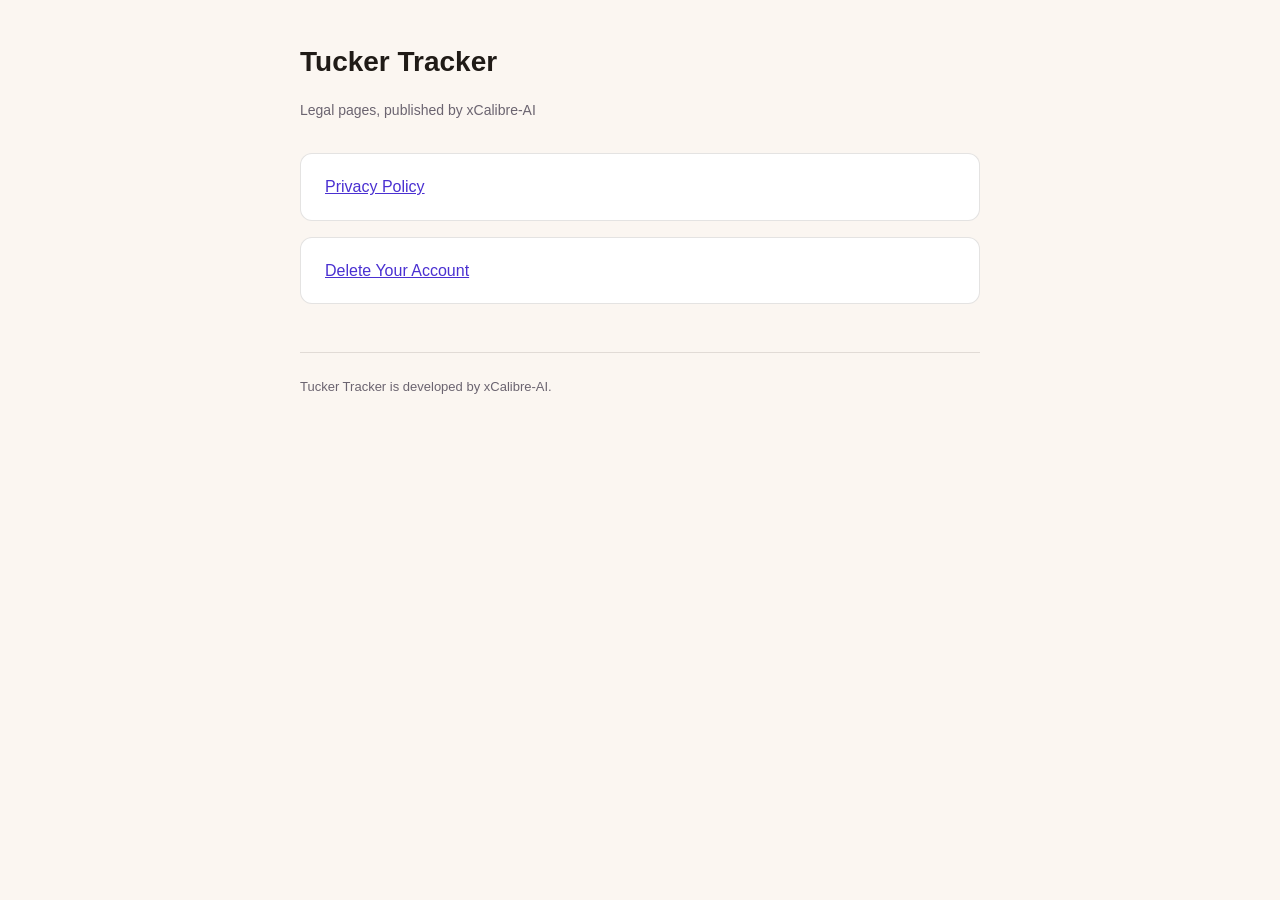
<file: index.html>
<!DOCTYPE html>
<html lang="en-AU">
<head>
<meta charset="UTF-8">
<meta name="viewport" content="width=device-width, initial-scale=1.0">
<title>Tucker Tracker — Legal</title>
<link rel="stylesheet" href="style.css">
</head>
<body>
<div class="wrap">
<h1>Tucker Tracker</h1>
<p class="meta">Legal pages, published by xCalibre-AI</p>
<div class="card"><a href="privacy-policy.html">Privacy Policy</a></div>
<div class="card"><a href="account-deletion.html">Delete Your Account</a></div>
<footer>Tucker Tracker is developed by xCalibre-AI.</footer>
</div>
</body>
</html>
</file>
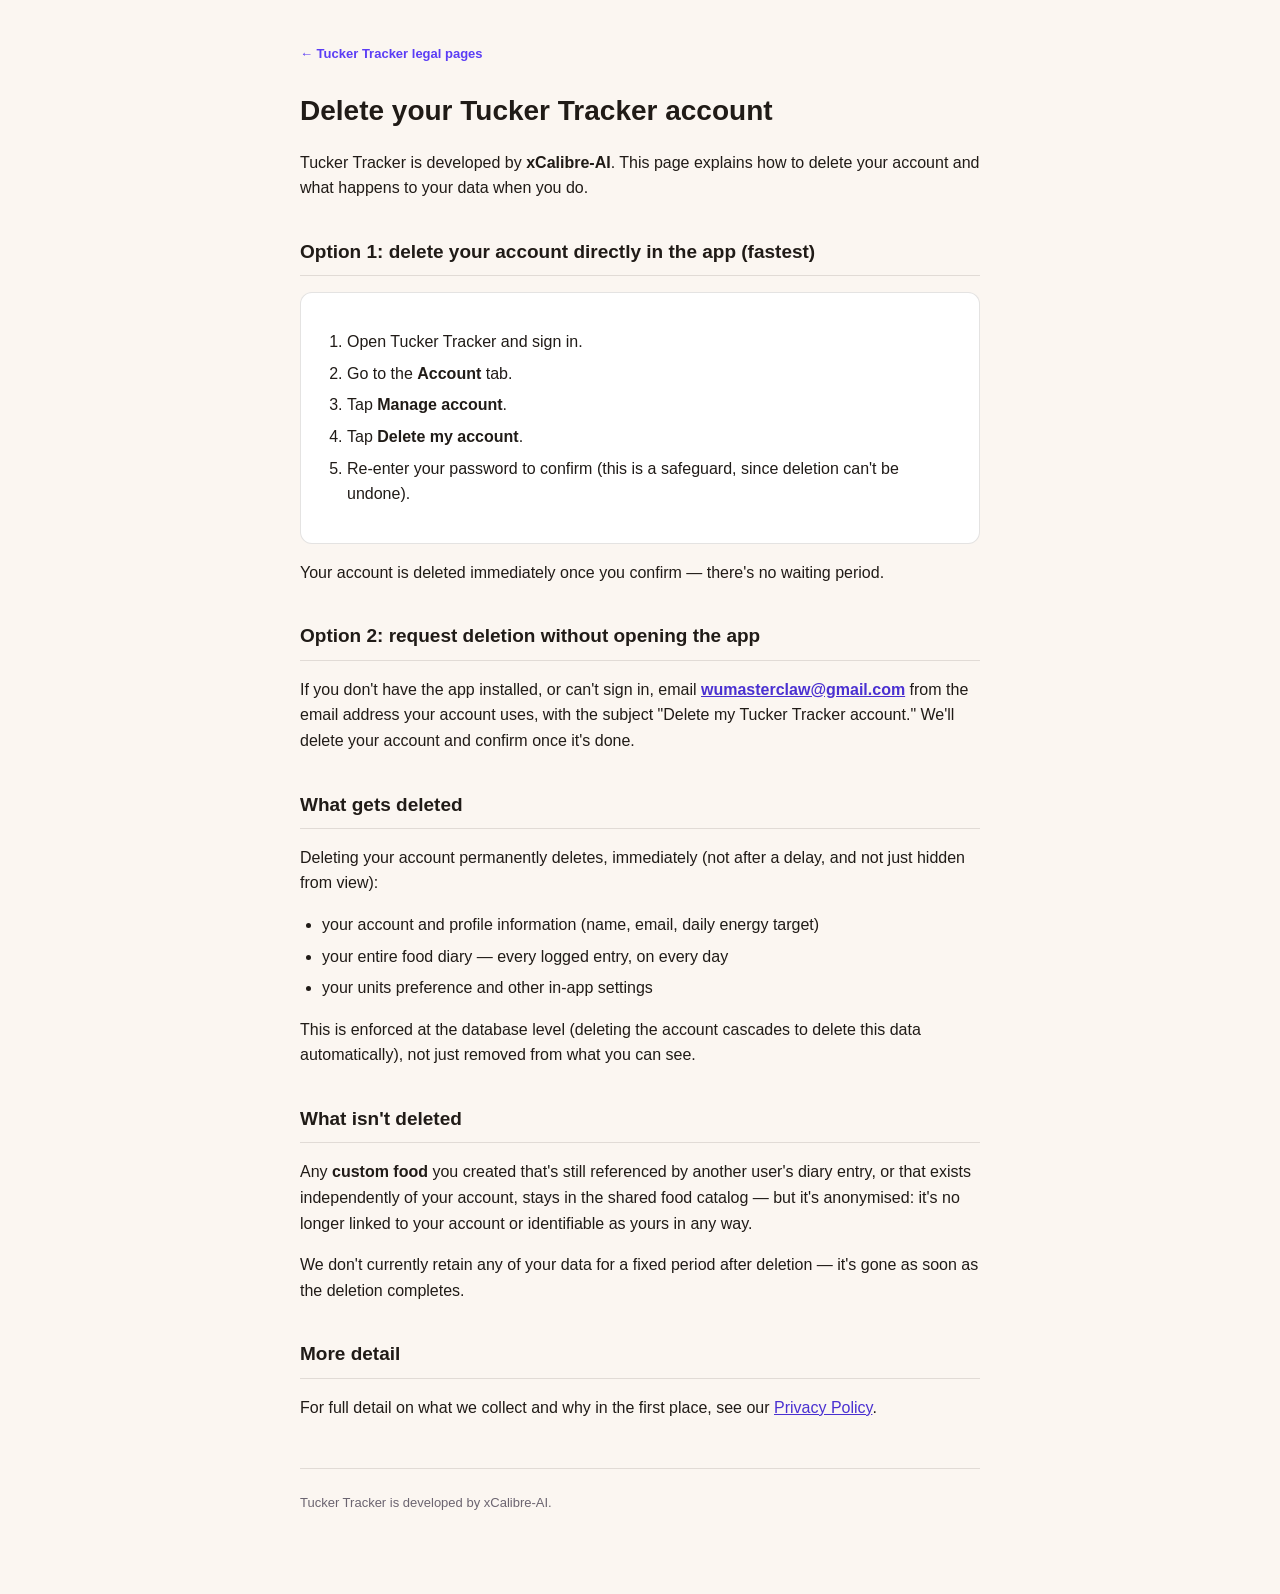
<file: account-deletion.html>
<!DOCTYPE html>
<html lang="en-AU">
<head>
<meta charset="UTF-8">
<meta name="viewport" content="width=device-width, initial-scale=1.0">
<title>Tucker Tracker — Delete Your Account</title>
<link rel="stylesheet" href="style.css">
</head>
<body>
<div class="wrap">
<a class="badge" href="index.html">← Tucker Tracker legal pages</a>
<h1>Delete your Tucker Tracker account</h1>
<p>Tucker Tracker is developed by <strong>xCalibre-AI</strong>. This page explains how to delete your account and what happens to your data when you do.</p>

<h2>Option 1: delete your account directly in the app (fastest)</h2>
<div class="card">
<ol>
<li>Open Tucker Tracker and sign in.</li>
<li>Go to the <strong>Account</strong> tab.</li>
<li>Tap <strong>Manage account</strong>.</li>
<li>Tap <strong>Delete my account</strong>.</li>
<li>Re-enter your password to confirm (this is a safeguard, since deletion can't be undone).</li>
</ol>
</div>
<p>Your account is deleted immediately once you confirm — there's no waiting period.</p>

<h2>Option 2: request deletion without opening the app</h2>
<p>If you don't have the app installed, or can't sign in, email <a href="mailto:wumasterclaw@gmail.com?subject=Delete%20my%20Tucker%20Tracker%20account"><strong>wumasterclaw@gmail.com</strong></a> from the email address your account uses, with the subject "Delete my Tucker Tracker account." We'll delete your account and confirm once it's done.</p>

<h2>What gets deleted</h2>
<p>Deleting your account permanently deletes, immediately (not after a delay, and not just hidden from view):</p>
<ul>
<li>your account and profile information (name, email, daily energy target)</li>
<li>your entire food diary — every logged entry, on every day</li>
<li>your units preference and other in-app settings</li>
</ul>
<p>This is enforced at the database level (deleting the account cascades to delete this data automatically), not just removed from what you can see.</p>

<h2>What isn't deleted</h2>
<p>Any <strong>custom food</strong> you created that's still referenced by another user's diary entry, or that exists independently of your account, stays in the shared food catalog — but it's anonymised: it's no longer linked to your account or identifiable as yours in any way.</p>
<p>We don't currently retain any of your data for a fixed period after deletion — it's gone as soon as the deletion completes.</p>

<h2>More detail</h2>
<p>For full detail on what we collect and why in the first place, see our <a href="privacy-policy.html">Privacy Policy</a>.</p>

<footer>Tucker Tracker is developed by xCalibre-AI.</footer>
</div>
</body>
</html>
</file>
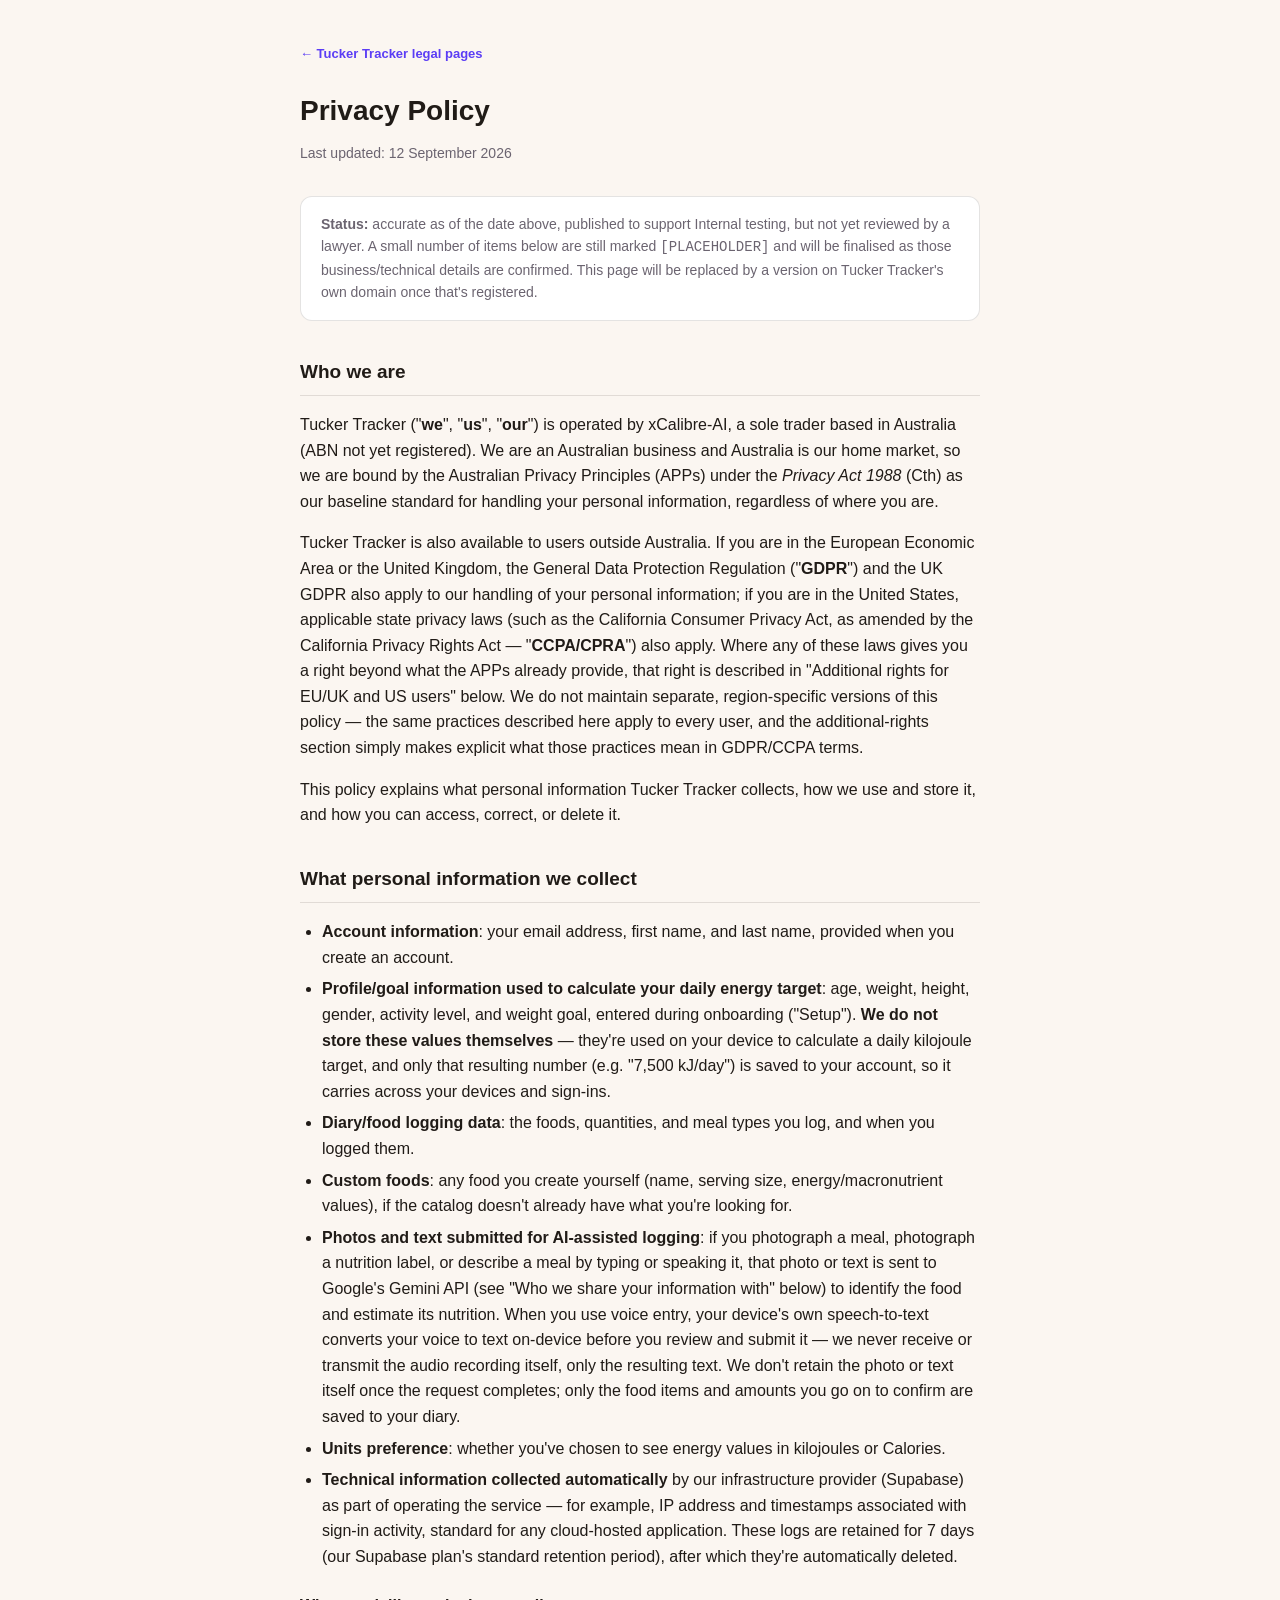
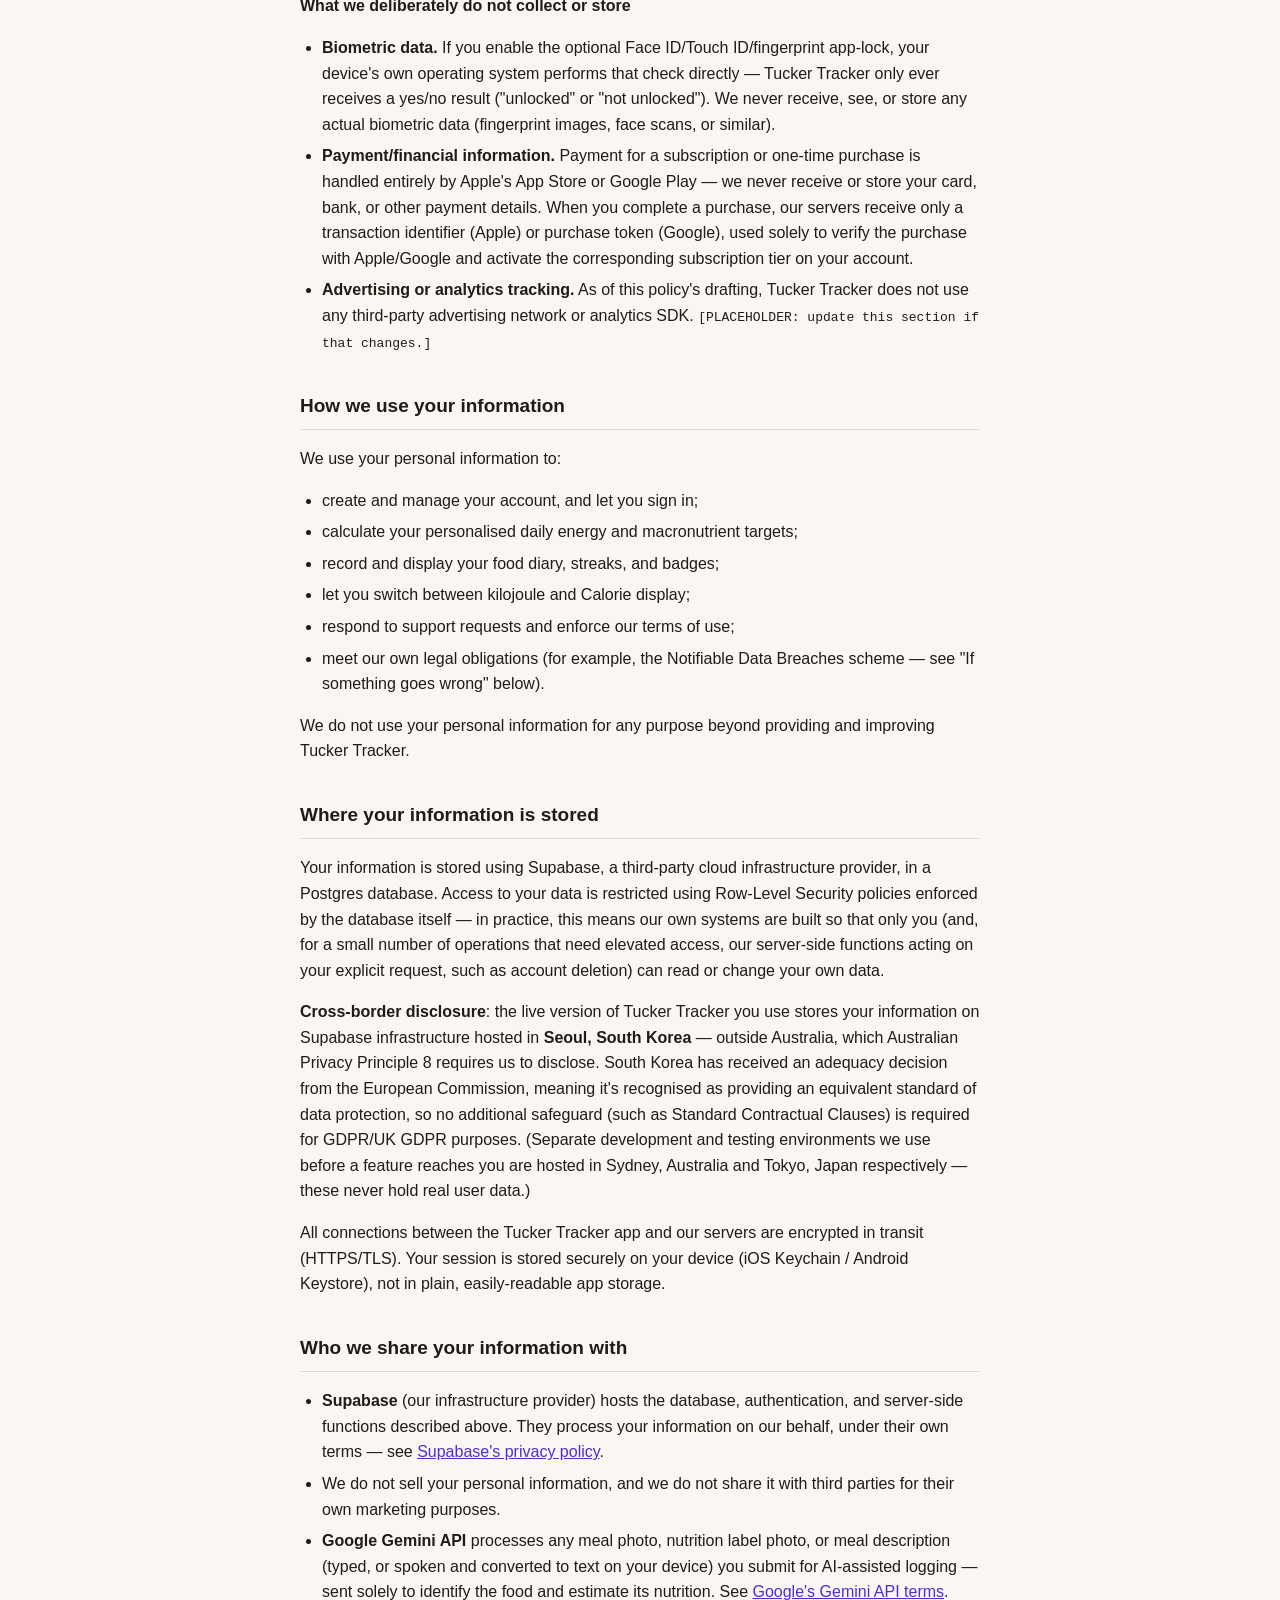
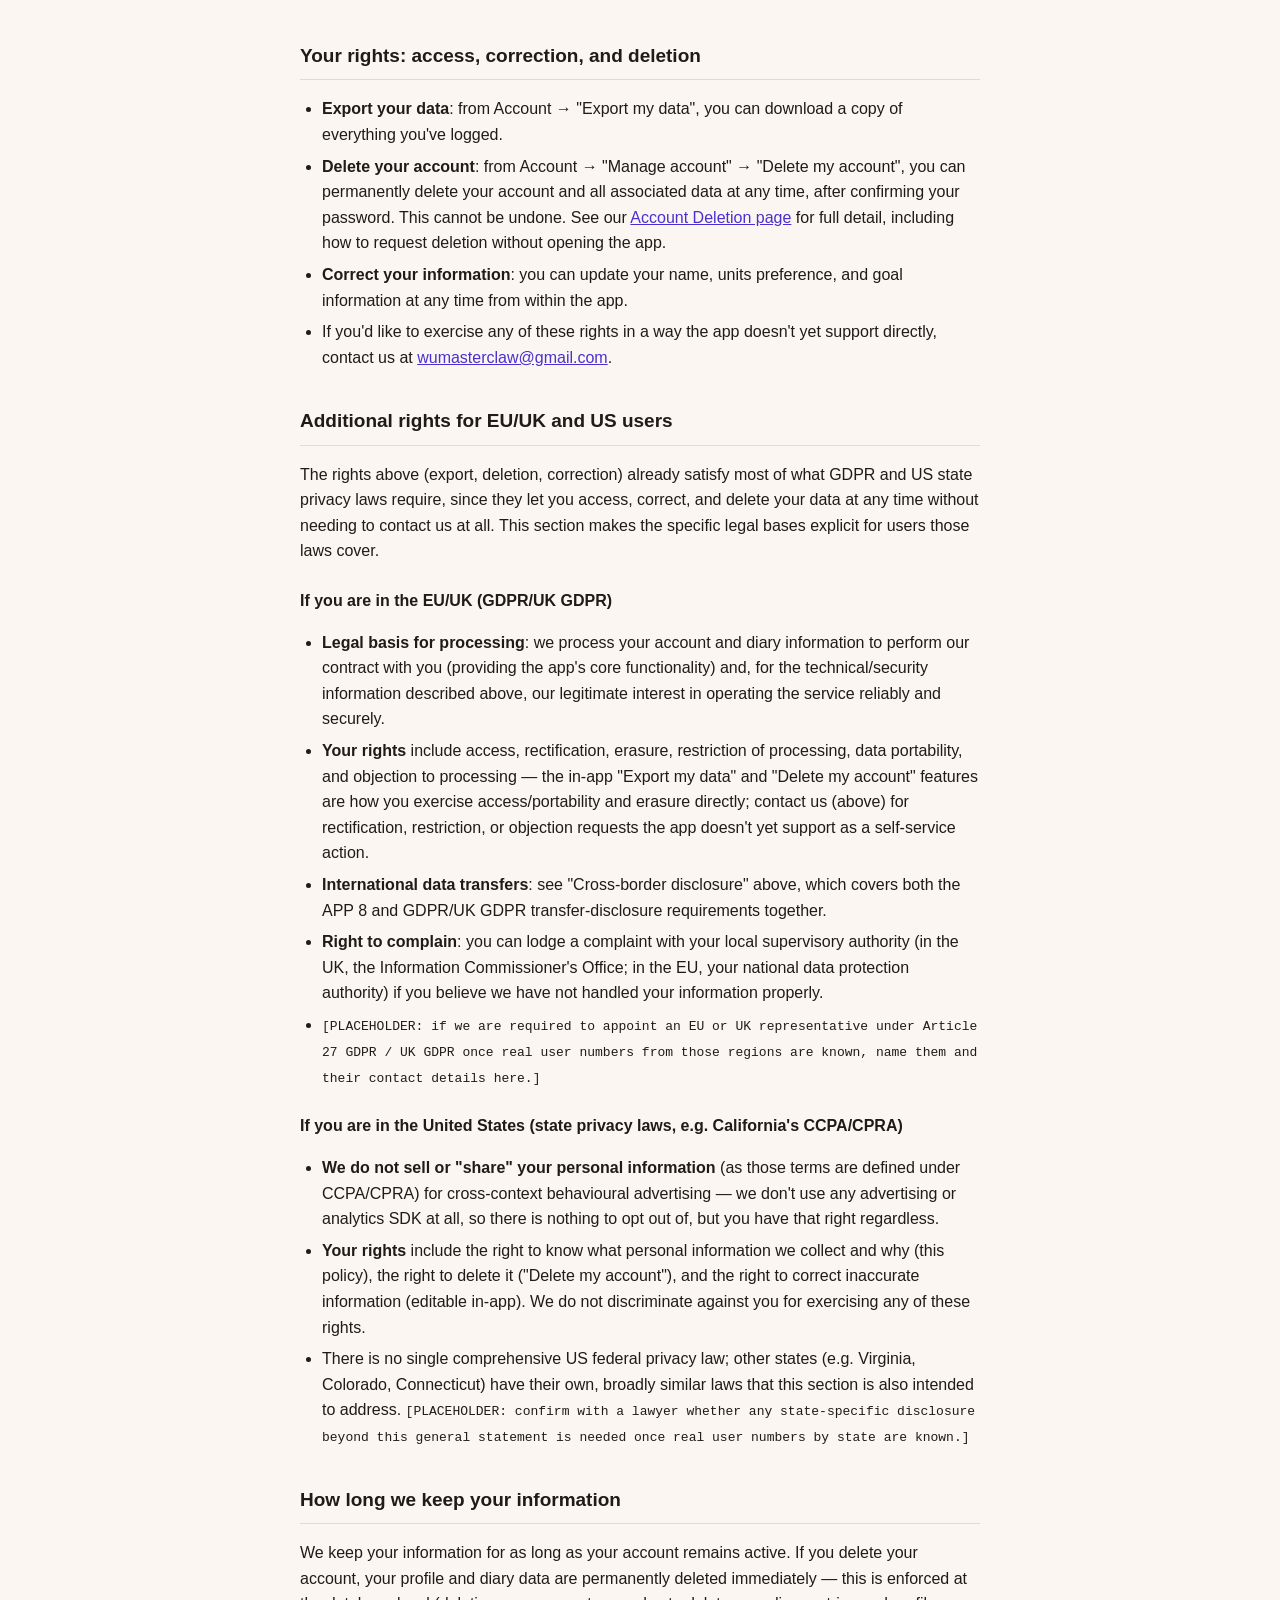
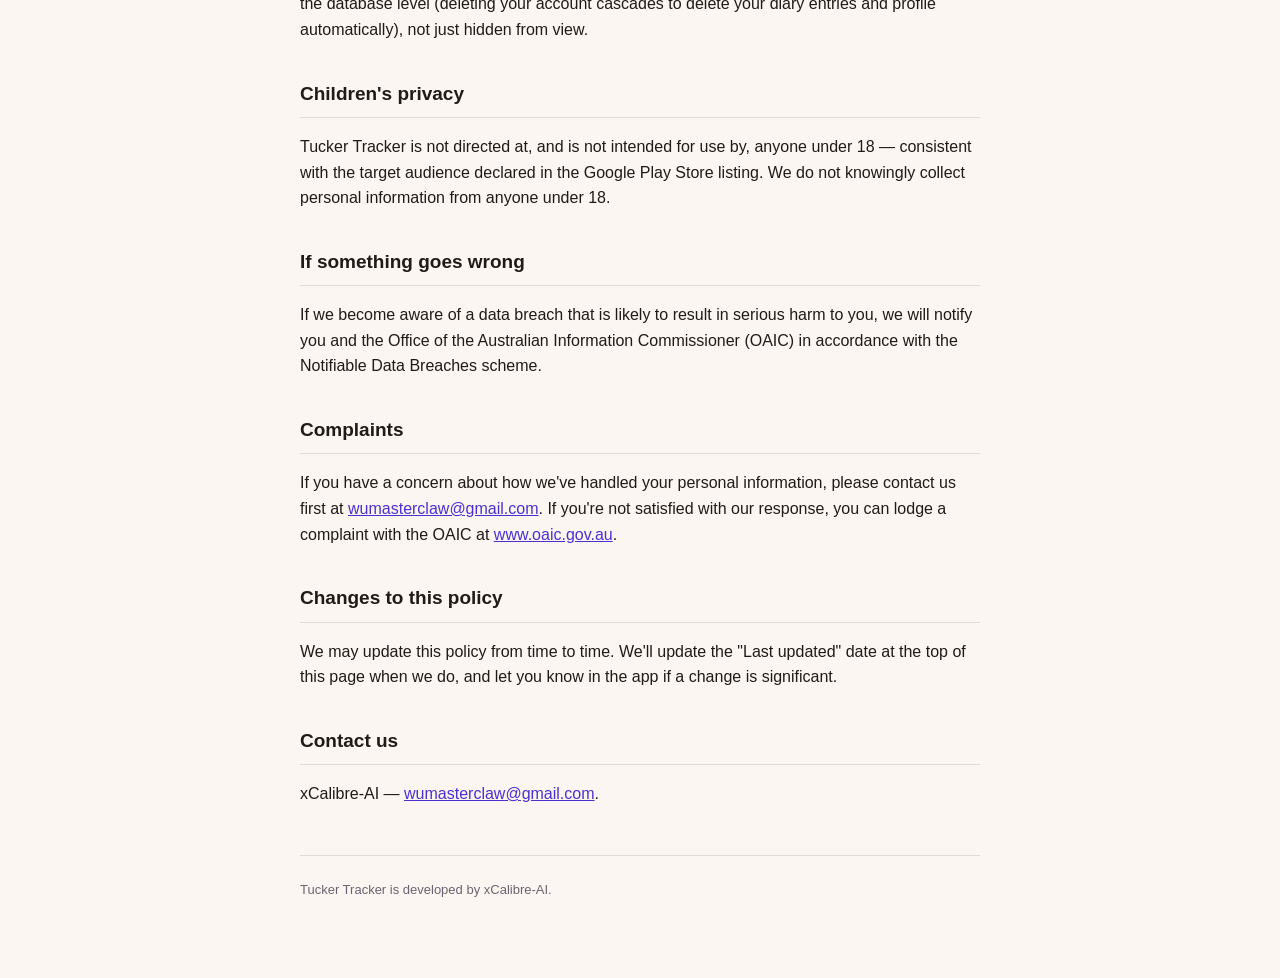
<file: privacy-policy.html>
<!DOCTYPE html>
<html lang="en-AU">
<head>
<meta charset="UTF-8">
<meta name="viewport" content="width=device-width, initial-scale=1.0">
<title>Tucker Tracker — Privacy Policy</title>
<link rel="stylesheet" href="style.css">
</head>
<body>
<div class="wrap">
<a class="badge" href="index.html">← Tucker Tracker legal pages</a>
<h1>Privacy Policy</h1>
<div class="meta">Last updated: 12 September 2026</div>

<div class="status">
<strong>Status:</strong> accurate as of the date above, published to support Internal testing, but not yet reviewed by a lawyer. A small number of items below are still marked <code>[PLACEHOLDER]</code> and will be finalised as those business/technical details are confirmed. This page will be replaced by a version on Tucker Tracker's own domain once that's registered.
</div>

<h2>Who we are</h2>
<p>Tucker Tracker ("<strong>we</strong>", "<strong>us</strong>", "<strong>our</strong>") is operated by xCalibre-AI, a sole trader based in Australia (ABN not yet registered). We are an Australian business and Australia is our home market, so we are bound by the Australian Privacy Principles (APPs) under the <em>Privacy Act 1988</em> (Cth) as our baseline standard for handling your personal information, regardless of where you are.</p>
<p>Tucker Tracker is also available to users outside Australia. If you are in the European Economic Area or the United Kingdom, the General Data Protection Regulation ("<strong>GDPR</strong>") and the UK GDPR also apply to our handling of your personal information; if you are in the United States, applicable state privacy laws (such as the California Consumer Privacy Act, as amended by the California Privacy Rights Act — "<strong>CCPA/CPRA</strong>") also apply. Where any of these laws gives you a right beyond what the APPs already provide, that right is described in "Additional rights for EU/UK and US users" below. We do not maintain separate, region-specific versions of this policy — the same practices described here apply to every user, and the additional-rights section simply makes explicit what those practices mean in GDPR/CCPA terms.</p>
<p>This policy explains what personal information Tucker Tracker collects, how we use and store it, and how you can access, correct, or delete it.</p>

<h2>What personal information we collect</h2>
<ul>
<li><strong>Account information</strong>: your email address, first name, and last name, provided when you create an account.</li>
<li><strong>Profile/goal information used to calculate your daily energy target</strong>: age, weight, height, gender, activity level, and weight goal, entered during onboarding ("Setup"). <strong>We do not store these values themselves</strong> — they're used on your device to calculate a daily kilojoule target, and only that resulting number (e.g. "7,500 kJ/day") is saved to your account, so it carries across your devices and sign-ins.</li>
<li><strong>Diary/food logging data</strong>: the foods, quantities, and meal types you log, and when you logged them.</li>
<li><strong>Custom foods</strong>: any food you create yourself (name, serving size, energy/macronutrient values), if the catalog doesn't already have what you're looking for.</li>
<li><strong>Photos and text submitted for AI-assisted logging</strong>: if you photograph a meal, photograph a nutrition label, or describe a meal by typing or speaking it, that photo or text is sent to Google's Gemini API (see "Who we share your information with" below) to identify the food and estimate its nutrition. When you use voice entry, your device's own speech-to-text converts your voice to text on-device before you review and submit it — we never receive or transmit the audio recording itself, only the resulting text. We don't retain the photo or text itself once the request completes; only the food items and amounts you go on to confirm are saved to your diary.</li>
<li><strong>Units preference</strong>: whether you've chosen to see energy values in kilojoules or Calories.</li>
<li><strong>Technical information collected automatically</strong> by our infrastructure provider (Supabase) as part of operating the service — for example, IP address and timestamps associated with sign-in activity, standard for any cloud-hosted application. These logs are retained for 7 days (our Supabase plan's standard retention period), after which they're automatically deleted.</li>
</ul>

<h3>What we deliberately do <strong>not</strong> collect or store</h3>
<ul>
<li><strong>Biometric data.</strong> If you enable the optional Face ID/Touch ID/fingerprint app-lock, your device's own operating system performs that check directly — Tucker Tracker only ever receives a yes/no result ("unlocked" or "not unlocked"). We never receive, see, or store any actual biometric data (fingerprint images, face scans, or similar).</li>
<li><strong>Payment/financial information.</strong> Payment for a subscription or one-time purchase is handled entirely by Apple's App Store or Google Play — we never receive or store your card, bank, or other payment details. When you complete a purchase, our servers receive only a transaction identifier (Apple) or purchase token (Google), used solely to verify the purchase with Apple/Google and activate the corresponding subscription tier on your account.</li>
<li><strong>Advertising or analytics tracking.</strong> As of this policy's drafting, Tucker Tracker does not use any third-party advertising network or analytics SDK. <code>[PLACEHOLDER: update this section if that changes.]</code></li>
</ul>

<h2>How we use your information</h2>
<p>We use your personal information to:</p>
<ul>
<li>create and manage your account, and let you sign in;</li>
<li>calculate your personalised daily energy and macronutrient targets;</li>
<li>record and display your food diary, streaks, and badges;</li>
<li>let you switch between kilojoule and Calorie display;</li>
<li>respond to support requests and enforce our terms of use;</li>
<li>meet our own legal obligations (for example, the Notifiable Data Breaches scheme — see "If something goes wrong" below).</li>
</ul>
<p>We do not use your personal information for any purpose beyond providing and improving Tucker Tracker.</p>

<h2>Where your information is stored</h2>
<p>Your information is stored using Supabase, a third-party cloud infrastructure provider, in a Postgres database. Access to your data is restricted using Row-Level Security policies enforced by the database itself — in practice, this means our own systems are built so that only you (and, for a small number of operations that need elevated access, our server-side functions acting on your explicit request, such as account deletion) can read or change your own data.</p>
<p><strong>Cross-border disclosure</strong>: the live version of Tucker Tracker you use stores your information on Supabase infrastructure hosted in <strong>Seoul, South Korea</strong> — outside Australia, which Australian Privacy Principle 8 requires us to disclose. South Korea has received an adequacy decision from the European Commission, meaning it's recognised as providing an equivalent standard of data protection, so no additional safeguard (such as Standard Contractual Clauses) is required for GDPR/UK GDPR purposes. (Separate development and testing environments we use before a feature reaches you are hosted in Sydney, Australia and Tokyo, Japan respectively — these never hold real user data.)</p>
<p>All connections between the Tucker Tracker app and our servers are encrypted in transit (HTTPS/TLS). Your session is stored securely on your device (iOS Keychain / Android Keystore), not in plain, easily-readable app storage.</p>

<h2>Who we share your information with</h2>
<ul>
<li><strong>Supabase</strong> (our infrastructure provider) hosts the database, authentication, and server-side functions described above. They process your information on our behalf, under their own terms — see <a href="https://supabase.com/privacy">Supabase's privacy policy</a>.</li>
<li>We do not sell your personal information, and we do not share it with third parties for their own marketing purposes.</li>
<li><strong>Google Gemini API</strong> processes any meal photo, nutrition label photo, or meal description (typed, or spoken and converted to text on your device) you submit for AI-assisted logging — sent solely to identify the food and estimate its nutrition. See <a href="https://ai.google.dev/gemini-api/terms">Google's Gemini API terms</a>.</li>
</ul>

<h2>Your rights: access, correction, and deletion</h2>
<ul>
<li><strong>Export your data</strong>: from Account → "Export my data", you can download a copy of everything you've logged.</li>
<li><strong>Delete your account</strong>: from Account → "Manage account" → "Delete my account", you can permanently delete your account and all associated data at any time, after confirming your password. This cannot be undone. See our <a href="account-deletion.html">Account Deletion page</a> for full detail, including how to request deletion without opening the app.</li>
<li><strong>Correct your information</strong>: you can update your name, units preference, and goal information at any time from within the app.</li>
<li>If you'd like to exercise any of these rights in a way the app doesn't yet support directly, contact us at <a href="mailto:wumasterclaw@gmail.com">wumasterclaw@gmail.com</a>.</li>
</ul>

<h2>Additional rights for EU/UK and US users</h2>
<p>The rights above (export, deletion, correction) already satisfy most of what GDPR and US state privacy laws require, since they let you access, correct, and delete your data at any time without needing to contact us at all. This section makes the specific legal bases explicit for users those laws cover.</p>

<h3>If you are in the EU/UK (GDPR/UK GDPR)</h3>
<ul>
<li><strong>Legal basis for processing</strong>: we process your account and diary information to perform our contract with you (providing the app's core functionality) and, for the technical/security information described above, our legitimate interest in operating the service reliably and securely.</li>
<li><strong>Your rights</strong> include access, rectification, erasure, restriction of processing, data portability, and objection to processing — the in-app "Export my data" and "Delete my account" features are how you exercise access/portability and erasure directly; contact us (above) for rectification, restriction, or objection requests the app doesn't yet support as a self-service action.</li>
<li><strong>International data transfers</strong>: see "Cross-border disclosure" above, which covers both the APP 8 and GDPR/UK GDPR transfer-disclosure requirements together.</li>
<li><strong>Right to complain</strong>: you can lodge a complaint with your local supervisory authority (in the UK, the Information Commissioner's Office; in the EU, your national data protection authority) if you believe we have not handled your information properly.</li>
<li><code>[PLACEHOLDER: if we are required to appoint an EU or UK representative under Article 27 GDPR / UK GDPR once real user numbers from those regions are known, name them and their contact details here.]</code></li>
</ul>

<h3>If you are in the United States (state privacy laws, e.g. California's CCPA/CPRA)</h3>
<ul>
<li><strong>We do not sell or "share" your personal information</strong> (as those terms are defined under CCPA/CPRA) for cross-context behavioural advertising — we don't use any advertising or analytics SDK at all, so there is nothing to opt out of, but you have that right regardless.</li>
<li><strong>Your rights</strong> include the right to know what personal information we collect and why (this policy), the right to delete it ("Delete my account"), and the right to correct inaccurate information (editable in-app). We do not discriminate against you for exercising any of these rights.</li>
<li>There is no single comprehensive US federal privacy law; other states (e.g. Virginia, Colorado, Connecticut) have their own, broadly similar laws that this section is also intended to address. <code>[PLACEHOLDER: confirm with a lawyer whether any state-specific disclosure beyond this general statement is needed once real user numbers by state are known.]</code></li>
</ul>

<h2>How long we keep your information</h2>
<p>We keep your information for as long as your account remains active. If you delete your account, your profile and diary data are permanently deleted immediately — this is enforced at the database level (deleting your account cascades to delete your diary entries and profile automatically), not just hidden from view.</p>

<h2>Children's privacy</h2>
<p>Tucker Tracker is not directed at, and is not intended for use by, anyone under 18 — consistent with the target audience declared in the Google Play Store listing. We do not knowingly collect personal information from anyone under 18.</p>

<h2>If something goes wrong</h2>
<p>If we become aware of a data breach that is likely to result in serious harm to you, we will notify you and the Office of the Australian Information Commissioner (OAIC) in accordance with the Notifiable Data Breaches scheme.</p>

<h2>Complaints</h2>
<p>If you have a concern about how we've handled your personal information, please contact us first at <a href="mailto:wumasterclaw@gmail.com">wumasterclaw@gmail.com</a>. If you're not satisfied with our response, you can lodge a complaint with the OAIC at <a href="https://www.oaic.gov.au">www.oaic.gov.au</a>.</p>

<h2>Changes to this policy</h2>
<p>We may update this policy from time to time. We'll update the "Last updated" date at the top of this page when we do, and let you know in the app if a change is significant.</p>

<h2>Contact us</h2>
<p>xCalibre-AI — <a href="mailto:wumasterclaw@gmail.com">wumasterclaw@gmail.com</a>.</p>

<footer>Tucker Tracker is developed by xCalibre-AI.</footer>
</div>
</body>
</html>
</file>
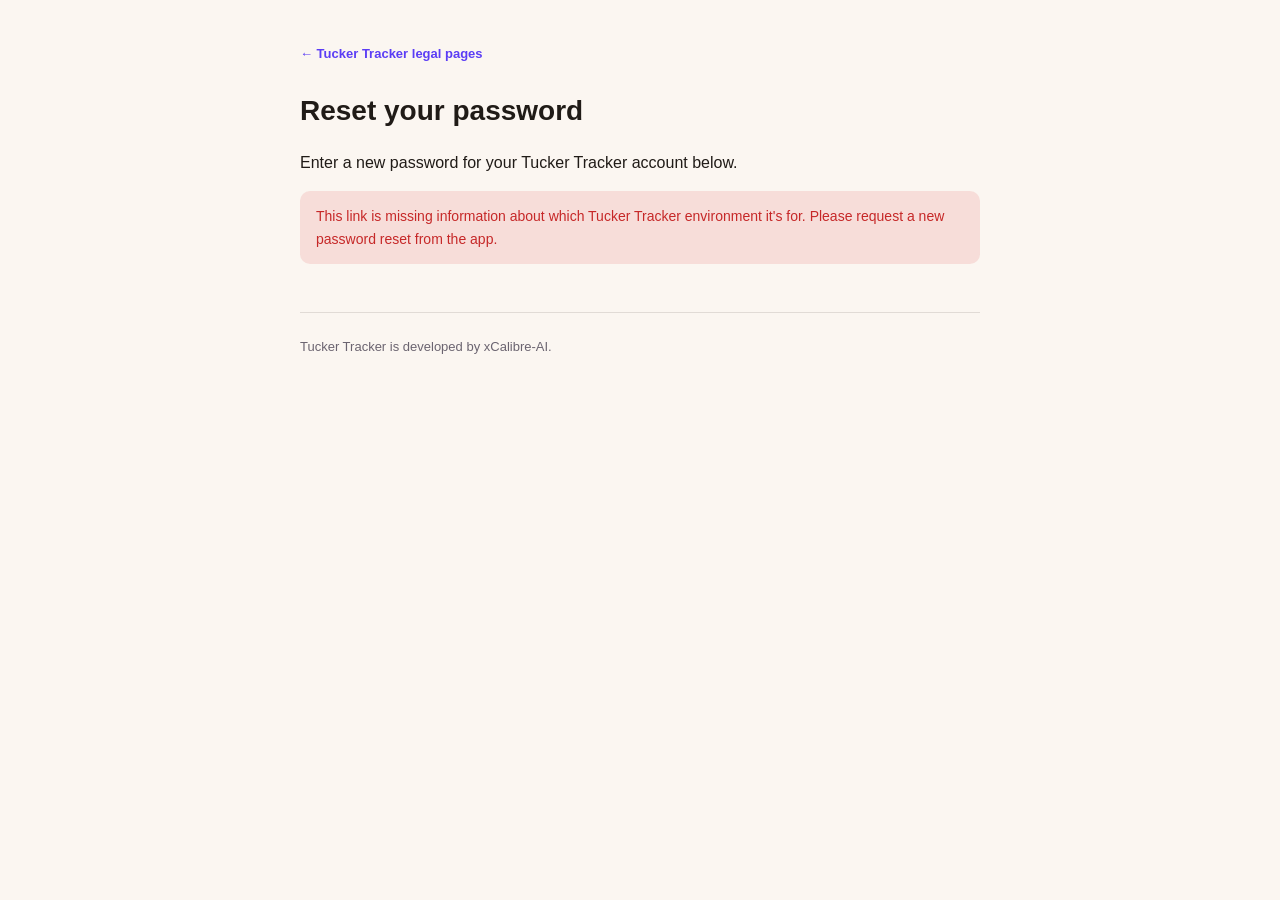
<file: reset-password.html>
<!DOCTYPE html>
<html lang="en-AU">
<head>
<meta charset="UTF-8">
<meta name="viewport" content="width=device-width, initial-scale=1.0">
<title>Tucker Tracker — Reset Your Password</title>
<link rel="stylesheet" href="style.css">
<style>
form { margin-top: 20px; }
label { display: block; font-size: 14px; font-weight: 600; margin-bottom: 6px; }
input[type="password"] {
  width: 100%;
  padding: 12px 14px;
  margin-bottom: 16px;
  border: 1px solid var(--border);
  border-radius: 10px;
  background: var(--surface);
  color: var(--text);
  font-size: 15px;
}
button {
  width: 100%;
  padding: 14px;
  border: none;
  border-radius: 10px;
  background: var(--indigo);
  color: #fff;
  font-size: 16px;
  font-weight: 700;
  cursor: pointer;
}
button:disabled { opacity: 0.6; cursor: default; }
.message { padding: 14px 16px; border-radius: 10px; margin-top: 16px; font-size: 14px; }
.message.error { background: rgba(211, 47, 47, 0.12); color: #c62828; }
.message.success { background: rgba(31, 170, 106, 0.12); color: #1a8a5a; }
</style>
</head>
<body>
<div class="wrap">
<a class="badge" href="index.html">← Tucker Tracker legal pages</a>
<h1>Reset your password</h1>
<p id="intro">Enter a new password for your Tucker Tracker account below.</p>

<form id="reset-form">
  <label for="password">New password</label>
  <input type="password" id="password" minlength="8" required autocomplete="new-password">
  <label for="confirm">Confirm new password</label>
  <input type="password" id="confirm" minlength="8" required autocomplete="new-password">
  <button type="submit" id="submit-btn">Set new password</button>
</form>
<div id="result"></div>

<footer>Tucker Tracker is developed by xCalibre-AI.</footer>
</div>

<script>
// Each of the 3 Supabase projects this app talks to (dev/staging/
// prod, see docs/ENVIRONMENTS.md) -- keyed by project ref, the
// subdomain of its URL. The anon key is meant to be public/embeddable
// in client code (CLAUDE.md "Client-side code only ever holds public/
// anon keys"); access is enforced by RLS, not by keeping this secret.
// ?project=<ref> lets this one static page serve whichever project a
// given app build's reset request came from (SupabaseAuthRepository
// sets it from SupabaseConfig.projectRef).
const PROJECTS = {
  milkkgdxbzpodnjmnegp: {
    url: 'https://milkkgdxbzpodnjmnegp.supabase.co',
    anonKey: 'eyJhbGciOiJIUzI1NiIsInR5cCI6IkpXVCJ9.eyJpc3MiOiJzdXBhYmFzZSIsInJlZiI6Im1pbGtrZ2R4Ynpwb2Ruam1uZWdwIiwicm9sZSI6ImFub24iLCJpYXQiOjE3ODg1OTI2MzMsImV4cCI6MjEwNDE2ODYzM30.uIppbcrG2mKftEcyE9TyoTeDcqxHEI7a2unF3eggTDs',
  },
  dhhgynqzwwbezyiqabmd: {
    url: 'https://dhhgynqzwwbezyiqabmd.supabase.co',
    anonKey: 'eyJhbGciOiJIUzI1NiIsInR5cCI6IkpXVCJ9.eyJpc3MiOiJzdXBhYmFzZSIsInJlZiI6ImRoaGd5bnF6d3diZXp5aXFhYm1kIiwicm9sZSI6ImFub24iLCJpYXQiOjE3ODg1OTI0MzQsImV4cCI6MjEwNDE2ODQzNH0.Lf6wuaJISjbTFlTPsjtHnO9HGDon8txC1v7Bzb_ta4s',
  },
  wvoaqsnuihemtosqxujq: {
    url: 'https://wvoaqsnuihemtosqxujq.supabase.co',
    anonKey: 'eyJhbGciOiJIUzI1NiIsInR5cCI6IkpXVCJ9.eyJpc3MiOiJzdXBhYmFzZSIsInJlZiI6Ind2b2Fxc251aWhlbXRvc3F4dWpxIiwicm9sZSI6ImFub24iLCJpYXQiOjE3ODg1OTAxMzcsImV4cCI6MjEwNDE2NjEzN30.IQV7FC_yX_Nhhq_qnjeHcRnaRh8Be2uMH__2dTzRGuk',
  },
};

const form = document.getElementById('reset-form');
const submitBtn = document.getElementById('submit-btn');
const resultEl = document.getElementById('result');
const introEl = document.getElementById('intro');

function showMessage(text, kind) {
  resultEl.innerHTML = '<div class="message ' + kind + '">' + text + '</div>';
}

function fail(text) {
  showMessage(text, 'error');
  form.style.display = 'none';
}

const params = new URLSearchParams(window.location.search);
const projectRef = params.get('project');
const project = projectRef ? PROJECTS[projectRef] : null;

// The emailed link's own redirect (Supabase's /auth/v1/verify step)
// appends the session as a URL fragment, e.g.
// #access_token=...&refresh_token=...&type=recovery -- not a query
// param, and not something a server ever sees (fragments never leave
// the browser), which is exactly why the token itself is safe here.
const hashParams = new URLSearchParams(window.location.hash.replace(/^#/, ''));
const accessToken = hashParams.get('access_token');
const recoveryType = hashParams.get('type');

if (!project) {
  fail(
    "This link is missing information about which Tucker Tracker environment it's for. " +
    'Please request a new password reset from the app.',
  );
} else if (!accessToken || recoveryType !== 'recovery') {
  fail(
    "This link doesn't look like a valid password reset link, or it's expired. " +
    'Please request a new one from the app ("Forgot password?" on the sign-in screen).',
  );
} else {
  form.addEventListener('submit', async (event) => {
    event.preventDefault();
    const password = document.getElementById('password').value;
    const confirm = document.getElementById('confirm').value;

    if (password.length < 8) {
      showMessage('Password must be at least 8 characters.', 'error');
      return;
    }
    if (password !== confirm) {
      showMessage("Passwords don't match.", 'error');
      return;
    }

    submitBtn.disabled = true;
    submitBtn.textContent = 'Setting password…';
    resultEl.innerHTML = '';

    try {
      // Calls the change-password Edge Function (Tucker Tracker's
      // CalorieCounter/TuckerTracker repo, T13.6) instead of Supabase's
      // own PUT /auth/v1/user directly -- that raw endpoint has no way
      // to enforce the last-5-passwords reuse check first, since it
      // just applies whatever password it's given. change-password
      // checks the candidate against password_history via the
      // service-role client before ever calling Supabase's own
      // auth.admin.updateUserById, and only then does the actual
      // change -- same apikey/Authorization headers as before, since
      // the function still authenticates this exact recovery access
      // token the same way the raw endpoint did.
      const response = await fetch(project.url + '/functions/v1/change-password', {
        method: 'POST',
        headers: {
          'Content-Type': 'application/json',
          apikey: project.anonKey,
          Authorization: 'Bearer ' + accessToken,
        },
        body: JSON.stringify({ newPassword: password }),
      });

      if (!response.ok) {
        const body = await response.json().catch(() => ({}));
        throw new Error(body.error || 'Something went wrong. Please try again.');
      }

      form.style.display = 'none';
      introEl.style.display = 'none';
      showMessage('Your password has been changed. You can now sign in to Tucker Tracker with your new password.', 'success');
    } catch (error) {
      submitBtn.disabled = false;
      submitBtn.textContent = 'Set new password';
      showMessage(error.message, 'error');
    }
  });
}
</script>
</body>
</html>
</file>
<file: style.css>
:root {
  color-scheme: light dark;
  --bg: #fbf6f1;
  --surface: #ffffff;
  --text: #201b17;
  --text-muted: #6b6470;
  --border: rgba(32, 27, 23, 0.12);
  --indigo: #5b3df5;
  --link: #4a30d1;
}

@media (prefers-color-scheme: dark) {
  :root {
    --bg: #161219;
    --surface: #211b26;
    --text: #f4efe9;
    --text-muted: #b3a9bc;
    --border: rgba(255, 255, 255, 0.12);
    --link: #ada2f9;
  }
}

* { box-sizing: border-box; }

body {
  margin: 0;
  background: var(--bg);
  color: var(--text);
  font-family: -apple-system, BlinkMacSystemFont, "Segoe UI", Roboto, sans-serif;
  line-height: 1.6;
}

.wrap {
  max-width: 720px;
  margin: 0 auto;
  padding: 40px 20px 80px;
}

.badge {
  display: inline-block;
  font-size: 13px;
  font-weight: 600;
  color: var(--indigo);
  text-decoration: none;
  margin-bottom: 24px;
}

.status {
  background: var(--surface);
  border: 1px solid var(--border);
  border-radius: 12px;
  padding: 16px 20px;
  font-size: 14px;
  color: var(--text-muted);
  margin-bottom: 32px;
}

h1 {
  font-size: 28px;
  margin: 0 0 8px;
}

h2 {
  font-size: 19px;
  margin: 36px 0 12px;
  border-bottom: 1px solid var(--border);
  padding-bottom: 8px;
}

h3 {
  font-size: 16px;
  margin: 24px 0 8px;
}

p, li { color: var(--text); }

.meta {
  color: var(--text-muted);
  font-size: 14px;
  margin-bottom: 32px;
}

a { color: var(--link); }

ul, ol { padding-left: 22px; }

li { margin-bottom: 6px; }

.card {
  background: var(--surface);
  border: 1px solid var(--border);
  border-radius: 12px;
  padding: 20px 24px;
  margin: 16px 0;
}

footer {
  margin-top: 48px;
  padding-top: 24px;
  border-top: 1px solid var(--border);
  font-size: 13px;
  color: var(--text-muted);
}
</file>
